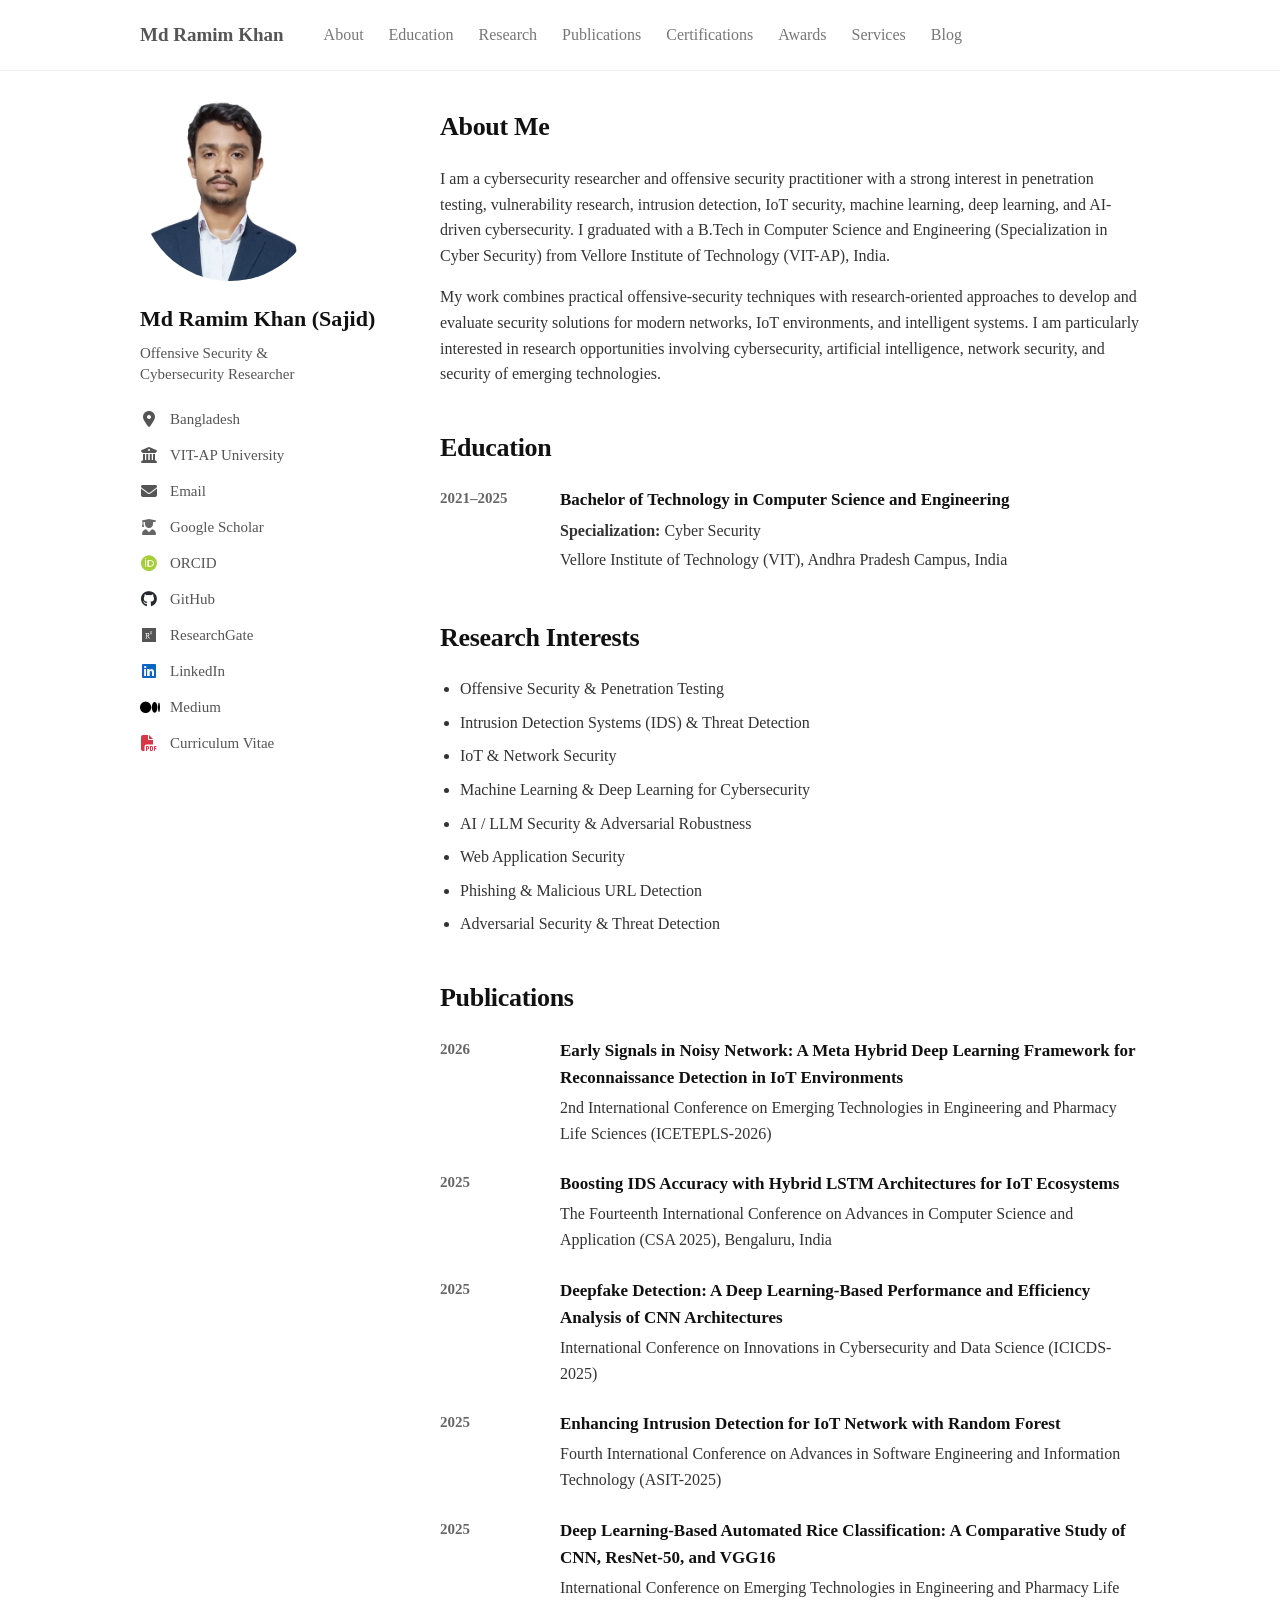
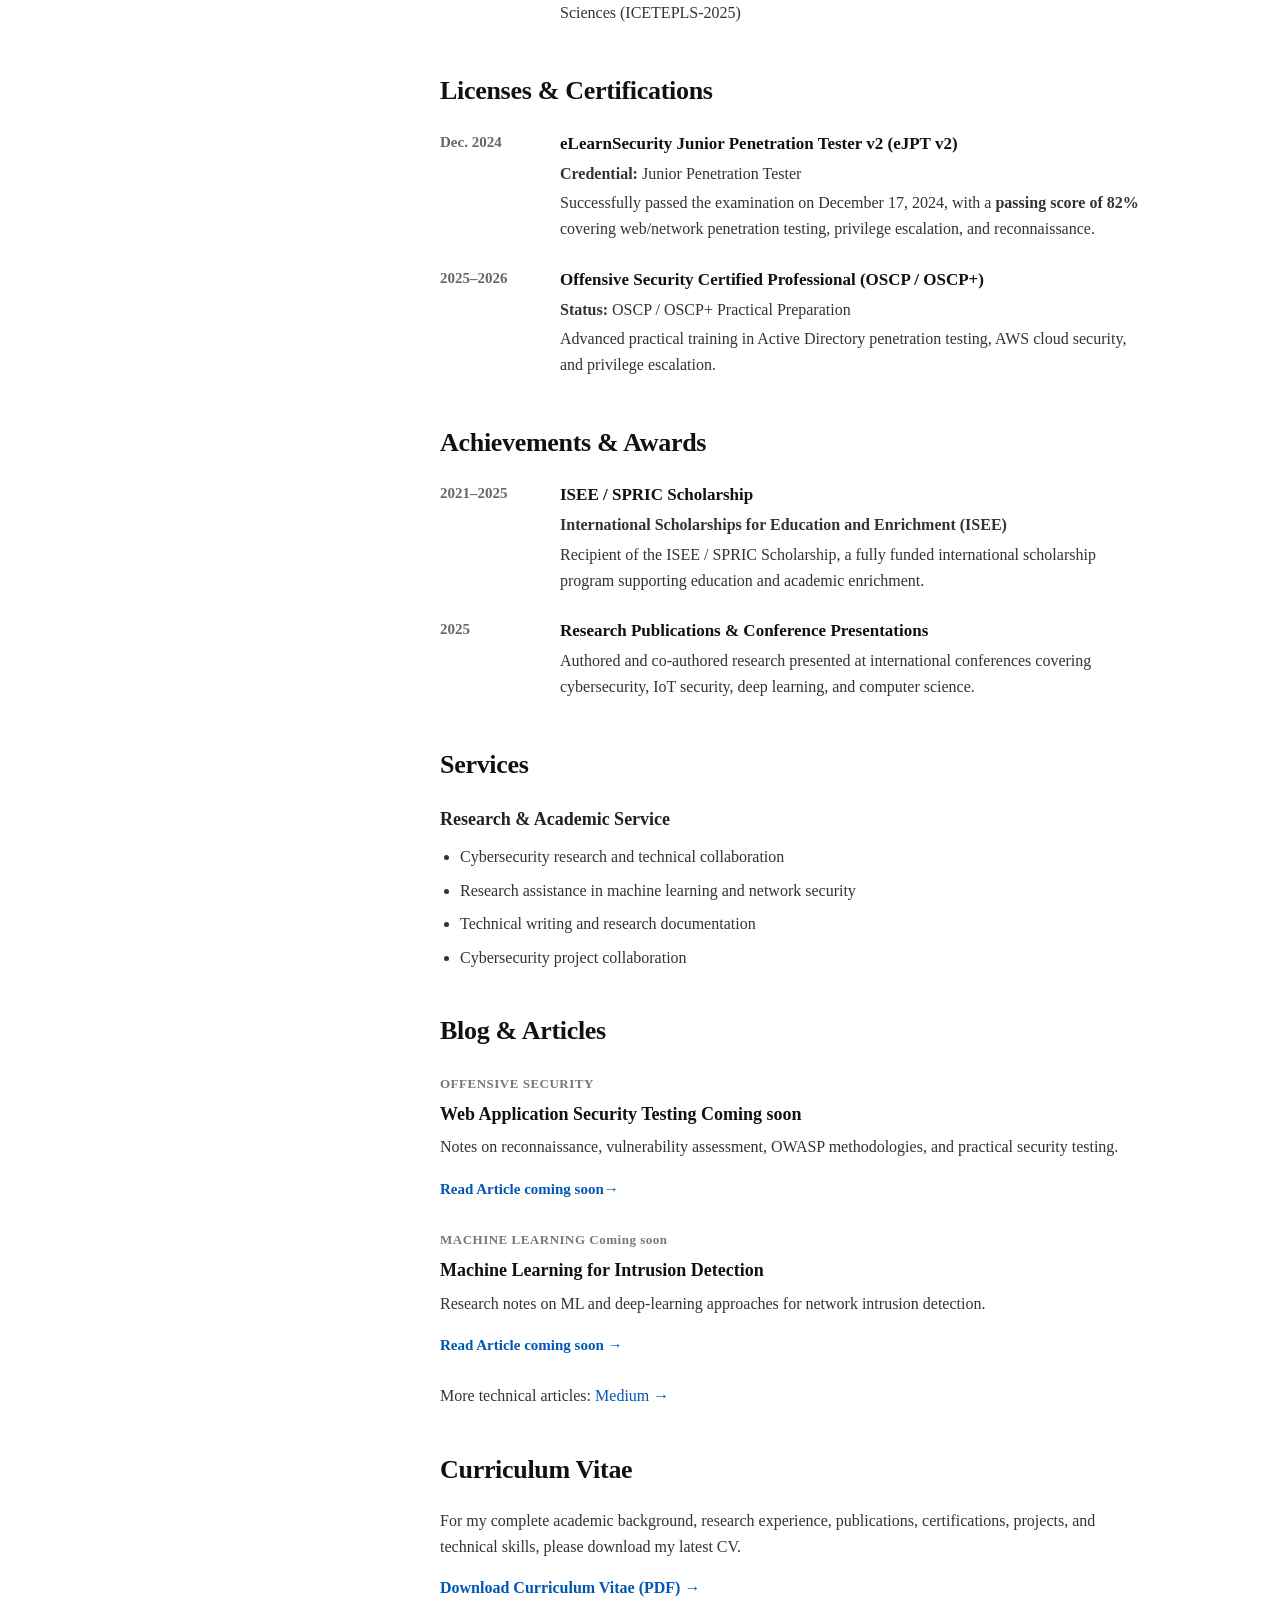
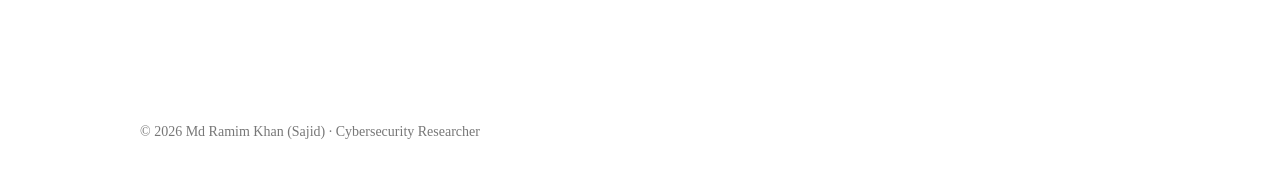
<file: index.html>
<!DOCTYPE html>
<html lang="en">
<head>
<meta charset="UTF-8">
<meta name="viewport" content="width=device-width, initial-scale=1.0">
<meta name="description" content="Academic portfolio of Md Ramim Khan (Sajid) - Cybersecurity and Offensive Security Researcher.">
<title>Md Ramim Khan | Cybersecurity Researcher</title>
<link rel="stylesheet" href="https://cdnjs.cloudflare.com/ajax/libs/font-awesome/6.5.2/css/all.min.css">
<link rel="stylesheet" href="styles.css">
</head>
<body>

<!-- Top Navigation Bar -->
<header class="topbar">
  <div class="nav-wrap">
    <a class="site-name" href="index.html">Md Ramim Khan</a>
    <nav>
      <a href="#about">About</a>
      <a href="#education">Education</a>
      <a href="#research">Research</a>
      <a href="#publications">Publications</a>
      <a href="#certifications">Certifications</a>
      <a href="#awards">Awards</a>
      <a href="#service">Services</a>
      <a href="blog.html">Blog</a>
    </nav>
  </div>
</header>

<div class="page-layout">

<!-- Left Sidebar / Profile Section -->
<aside class="sidebar">
  <img src="asset1/profile.jpg" alt="Md Ramim Khan" class="profile-photo">
  <h2>Md Ramim Khan (Sajid)</h2>
  <p class="profile-title">Offensive Security &amp;<br>Cybersecurity Researcher</p>

  <div class="profile-links">
    <a href="https://maps.google.com/" target="_blank"><i class="fa-solid fa-location-dot"></i><span>Bangladesh</span></a>
    <a href="https://www.vitap.ac.in/" target="_blank"><i class="fa-solid fa-building-columns"></i><span>VIT-AP University</span></a>
    <a href="mailto:ramimkhanvit@gmail.com"><i class="fa-solid fa-envelope"></i><span>Email</span></a>
    <a href="https://scholar.google.com/citations?user=yuXn260AAAAJ&hl=en" target="_blank"><i class="fa-solid fa-user-graduate"></i><span>Google Scholar</span></a>
    <a href="https://orcid.org/" target="_blank"><i class="fa-brands fa-orcid"></i><span>ORCID</span></a>
    <a href="https://github.com/root-28" target="_blank"><i class="fa-brands fa-github"></i><span>GitHub</span></a>
    <a href="https://www.researchgate.net/profile/Md-Ramim-Khan" target="_blank" rel="noopener noreferrer"><i class="fa-brands fa-researchgate"></i><span>ResearchGate</span></a>
    <a href="https://www.linkedin.com/in/ramim-khan" target="_blank"><i class="fa-brands fa-linkedin"></i><span>LinkedIn</span></a>
    <a href="https://medium.com/@romimkhan5588" target="_blank"><i class="fa-brands fa-medium"></i><span>Medium</span></a>
    <a href="asset1/CV.pdf" download><i class="fa-solid fa-file-pdf"></i><span>Curriculum Vitae</span></a>
  </div>
</aside>

<!-- Main Content Area -->
<main class="main-content">

<!-- About Section -->
<section id="about">
<h1>About Me</h1>
<p>I am a cybersecurity researcher and offensive security practitioner with a strong interest in penetration testing, vulnerability research, intrusion detection, IoT security, machine learning, deep learning, and AI-driven cybersecurity. I graduated with a B.Tech in Computer Science and Engineering (Specialization in Cyber Security) from Vellore Institute of Technology (VIT-AP), India.</p>

<p>My work combines practical offensive-security techniques with research-oriented approaches to develop and evaluate security solutions for modern networks, IoT environments, and intelligent systems. I am particularly interested in research opportunities involving cybersecurity, artificial intelligence, network security, and security of emerging technologies.</p>
</section>

<!-- Education Section -->
<section id="education">
<h1>Education</h1>
<article class="item-row">
  <div class="item-date">2021–2025</div>
  <div class="item-details">
    <h3>Bachelor of Technology in Computer Science and Engineering</h3>
    <p><strong>Specialization:</strong> Cyber Security</p>
    <p>Vellore Institute of Technology (VIT), Andhra Pradesh Campus, India</p>
  </div>
</article>
</section>

<!-- Research Interests Section -->
<section id="research">
<h1>Research Interests</h1>
<ul>
  <li>Offensive Security &amp; Penetration Testing</li>
  <li>Intrusion Detection Systems (IDS) &amp; Threat Detection</li>
  <li>IoT &amp; Network Security</li>
  <li>Machine Learning &amp; Deep Learning for Cybersecurity</li>
  <li>AI / LLM Security &amp; Adversarial Robustness</li>
  <li>Web Application Security</li>
  <li>Phishing &amp; Malicious URL Detection</li>
  <li>Adversarial Security &amp; Threat Detection</li>
</ul>
</section>

<!-- Publications Section -->
<section id="publications">
<h1>Publications</h1>

<article class="item-row">
  <div class="item-date">2026</div>
  <div class="item-details">
    <h3>Early Signals in Noisy Network: A Meta Hybrid Deep Learning Framework for Reconnaissance Detection in IoT Environments</h3>
    <p>2nd International Conference on Emerging Technologies in Engineering and Pharmacy Life Sciences (ICETEPLS-2026)</p>
  </div>
</article>

<article class="item-row">
  <div class="item-date">2025</div>
  <div class="item-details">
    <h3>Boosting IDS Accuracy with Hybrid LSTM Architectures for IoT Ecosystems</h3>
    <p>The Fourteenth International Conference on Advances in Computer Science and Application (CSA 2025), Bengaluru, India</p>
</article>

<article class="item-row">
  <div class="item-date">2025</div>
  <div class="item-details">
    <h3>Deepfake Detection: A Deep Learning-Based Performance and Efficiency Analysis of CNN Architectures</h3>
    <p>International Conference on Innovations in Cybersecurity and Data Science (ICICDS-2025)</p>
  </div>
</article>

<article class="item-row">
  <div class="item-date">2025</div>
  <div class="item-details">
    <h3>Enhancing Intrusion Detection for IoT Network with Random Forest</h3>
    <p>Fourth International Conference on Advances in Software Engineering and Information Technology (ASIT-2025)</p>
  </div>
</article>

<article class="item-row">
  <div class="item-date">2025</div>
  <div class="item-details">
    <h3>Deep Learning-Based Automated Rice Classification: A Comparative Study of CNN, ResNet-50, and VGG16</h3>
    <p>International Conference on Emerging Technologies in Engineering and Pharmacy Life Sciences (ICETEPLS-2025)</p>
  </div>
</article>
</section>

<!-- Certifications Section -->
<section id="certifications">
<h1>Licenses &amp; Certifications</h1>

<article class="item-row">
  <div class="item-date">Dec. 2024</div>
  <div class="item-details">
    <h3>eLearnSecurity Junior Penetration Tester v2 (eJPT v2)</h3>
    <p><strong>Credential:</strong> Junior Penetration Tester</p>
    <p>Successfully passed the examination on December 17, 2024, with a <strong>passing score of 82%</strong> covering web/network penetration testing, privilege escalation, and reconnaissance.</p>
  </div>
</article>

<article class="item-row">
  <div class="item-date">2025–2026</div>
  <div class="item-details">
    <h3>Offensive Security Certified Professional (OSCP / OSCP+)</h3>
    <p><strong>Status:</strong> OSCP / OSCP+ Practical Preparation</p>
    <p>Advanced practical training in Active Directory penetration testing, AWS cloud security, and privilege escalation.</p>
  </div>
</article>
</section>

<!-- Awards & Achievements Section -->
<section id="awards">
<h1>Achievements &amp; Awards</h1>

<article class="item-row">
  <div class="item-date">2021–2025</div>
  <div class="item-details">
    <h3>ISEE / SPRIC Scholarship</h3>
    <p><strong>International Scholarships for Education and Enrichment (ISEE)</strong></p>
    <p>Recipient of the ISEE / SPRIC Scholarship, a fully funded international scholarship program supporting education and academic enrichment.</p>
  </div>
</article>

<article class="item-row">
  <div class="item-date">2025</div>
  <div class="item-details">
    <h3>Research Publications &amp; Conference Presentations</h3>
    <p>Authored and co-authored research presented at international conferences covering cybersecurity, IoT security, deep learning, and computer science.</p>
  </div>
</article>
</section>

<!-- Services Section -->
<section id="service">
<h1>Services</h1>
<h2 class="subheading">Research &amp; Academic Service</h2>
<ul>
  <li>Cybersecurity research and technical collaboration</li>
  <li>Research assistance in machine learning and network security</li>
  <li>Technical writing and research documentation</li>
  <li>Cybersecurity project collaboration</li>
</ul>
</section>

<!-- Blog Section -->
<section id="blog">
<h1>Blog &amp; Articles</h1>
<div class="blog-item">
  <span>OFFENSIVE SECURITY</span>
  <h3>Web Application Security Testing Coming soon</h3>
  <p>Notes on reconnaissance, vulnerability assessment, OWASP methodologies, and practical security testing.</p>
  <a href="blog.html">Read Article coming soon→</a>
</div>
<div class="blog-item">
  <span>MACHINE LEARNING Coming soon</span>
  <h3>Machine Learning for Intrusion Detection</h3>
  <p>Research notes on ML and deep-learning approaches for network intrusion detection.</p>
  <a href="blog.html">Read Article coming soon →</a>
</div>
<p style="margin-top: 10px;">More technical articles: <a href="https://medium.com/@romimkhan5588" target="_blank" style="color: #0056b3 !important;">Medium →</a></p>
</section>

<!-- CV Section -->
<section id="cv">
<h1>Curriculum Vitae</h1>
<p>For my complete academic background, research experience, publications, certifications, projects, and technical skills, please download my latest CV.</p>
<p><a href="asset1/CV.pdf" download style="color: #0056b3 !important; font-weight: 700;">Download Curriculum Vitae (PDF) →</a></p>
</section>

</main>
</div>

<footer>© 2026 Md Ramim Khan (Sajid) · Cybersecurity Researcher</footer>

</body>
</html>
</file>
<file: styles.css>
* {
    box-sizing: border-box;
    margin: 0;
    padding: 0;
}

body {
    font-family: "Times New Roman", Times, serif;
    font-size: 16px;
    color: #222222;
    background-color: #ffffff;
    line-height: 1.6;
}

/* Remove underlines globally */
a, a:hover, a:visited, a:active {
    text-decoration: none !important;
}

/* Top Navigation Bar */
.topbar {
    background-color: #ffffff;
    position: sticky;
    top: 0;
    z-index: 1000;
    padding: 20px 0;
    border-bottom: 1px solid #f0f0f0;
}

.nav-wrap {
    max-width: 1050px;
    margin: 0 auto;
    padding: 0 25px;
    display: flex;
    align-items: center;
    gap: 40px;
}

.site-name {
    font-size: 19px;
    font-weight: 700;
    color: #555555 !important;
}

nav {
    display: flex;
    gap: 25px;
}

nav a {
    font-size: 16px;
    color: #777777 !important;
    transition: color 0.2s ease;
}

nav a:hover, nav a.active-nav {
    color: #111111 !important;
    font-weight: bold;
}

/* Main Page Layout */
.page-layout {
    max-width: 1050px;
    margin: 30px auto 60px auto;
    padding: 0 25px;
    display: grid;
    grid-template-columns: 240px 1fr;
    gap: 60px;
}

/* Sidebar / Profile Section */
.sidebar {
    display: flex;
    flex-direction: column;
    align-items: flex-start;
}

.profile-photo {
    width: 180px;
    height: 180px;
    border-radius: 50%;
    object-fit: cover;
    margin-bottom: 20px;
}

.sidebar h2 {
    font-size: 22px;
    font-weight: 700;
    color: #111111;
    margin-bottom: 6px;
}

.profile-title {
    font-size: 15px;
    color: #555555;
    line-height: 1.4;
    margin-bottom: 22px;
}

/* Left Sidebar Links with Icons */
.profile-links {
    display: flex;
    flex-direction: column;
    gap: 12px;
    width: 100%;
}

.profile-links a {
    font-size: 15px;
    display: flex;
    align-items: center;
    gap: 12px;
    color: #555555 !important;
    transition: color 0.2s ease;
}

.profile-links a:hover {
    color: #000000 !important;
}

.profile-links i {
    font-size: 16px;
    width: 18px;
    text-align: center;
}

/* Specific Icon Accent Colors */
.profile-links i.fa-location-dot,
.profile-links i.fa-building-columns,
.profile-links i.fa-envelope {
    color: #555555;
}

.profile-links i.fa-user-graduate {
    color: #666666;
}

.profile-links i.fa-orcid {
    color: #a6ce39;
}

.profile-links i.fa-github {
    color: #24292e;
}

.profile-links i.fa-facebook {
    color: #1877f2;
}

.profile-links i.fa-linkedin {
    color: #0a66c2;
}

.profile-links i.fa-medium {
    color: #000000;
}

.profile-links i.fa-file-pdf {
    color: #dc3545;
}

/* Main Content Area */
.main-content {
    padding-top: 5px;
}

.main-content section {
    margin-bottom: 40px;
}

p {
    color: #333333;
    margin-bottom: 16px;
    font-size: 16px;
}

h1 {
    font-size: 26px;
    font-weight: 700;
    color: #111111;
    margin-bottom: 18px;
    letter-spacing: -0.3px;
}

h2.subheading {
    font-size: 18px;
    font-weight: 700;
    color: #222222;
    margin: 20px 0 10px 0;
}

/* Bulleted Lists */
ul {
    list-style-type: disc;
    padding-left: 20px;
    margin-bottom: 20px;
}

li {
    color: #333333;
    margin-bottom: 8px;
    font-size: 16px;
}

/* Grid Items for Education, Publications, Awards, etc. */
.item-row {
    display: grid;
    grid-template-columns: 100px 1fr;
    gap: 20px;
    margin-bottom: 20px;
}

.item-date {
    font-size: 15px;
    font-weight: 700;
    color: #666666;
}

.item-details h3 {
    font-size: 17px;
    font-weight: 700;
    color: #111111;
    margin-bottom: 4px;
}

.item-details p {
    margin-bottom: 4px;
}

.publication-links {
    margin-top: 6px;
}

.publication-links a {
    font-size: 15px;
    color: #0056b3 !important;
    margin-right: 12px;
    font-weight: 600;
}

/* Blog Previews */
.blog-item {
    margin-bottom: 25px;
}

.blog-item span {
    font-size: 13px;
    font-weight: 700;
    color: #777777;
    letter-spacing: 0.5px;
}

.blog-item h3 {
    font-size: 18px;
    font-weight: 700;
    color: #111111;
    margin: 4px 0 6px 0;
}

.blog-item a {
    color: #0056b3 !important;
    font-size: 15px;
    font-weight: 600;
}

/* Footer */
footer {
    max-width: 1050px;
    margin: 0 auto;
    padding: 20px 25px 40px 25px;
    font-size: 14px;
    color: #777777;
}

/* Responsive */
@media (max-width: 768px) {
    .page-layout {
        grid-template-columns: 1fr;
        gap: 30px;
    }
    .nav-wrap {
        flex-direction: column;
        align-items: flex-start;
        gap: 15px;
    }
    .profile-photo {
        width: 140px;
        height: 140px;
    }
}
</file>
